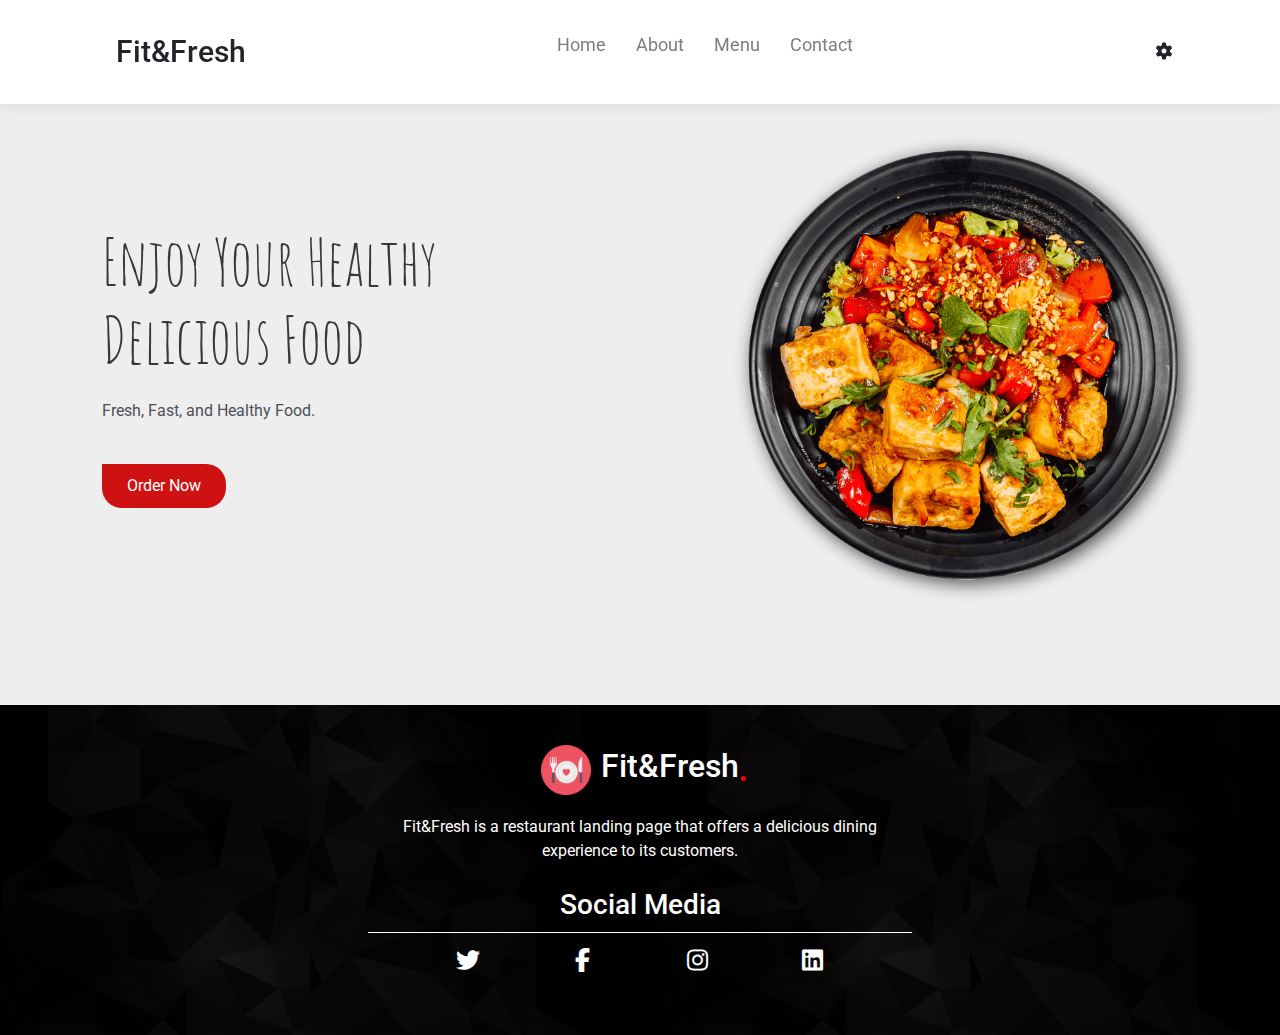
<file: index.html>
<!DOCTYPE html>
<html lang="en">
<head>
    <meta charset="UTF-8">
    <meta name="viewport" content="width=device-width, initial-scale=1.0">
    <title> Fit&Fresh </title>

<link rel="preconnect" href="https://fonts.googleapis.com">
<link rel="preconnect" href="https://fonts.gstatic.com" crossorigin>
<link href="https://fonts.googleapis.com/css2?family=Roboto:ital,wght@0,100..900;1,100..900&display=swap" rel="stylesheet">

<link rel="preconnect" href="https://fonts.googleapis.com">
<link rel="preconnect" href="https://fonts.gstatic.com" crossorigin>
<link href="https://fonts.googleapis.com/css2?family=Amatic+SC:wght@400;700&display=swap" rel="stylesheet">




    <link rel="stylesheet" href="./css/all.min.css">
    <link rel="stylesheet" href="./css/media.css">
    <link rel="stylesheet" href="./css/bootstrap.min.css">
    <link rel="stylesheet" href="./css/style.css">
</head>
<body>

    <nav class="nav-bar">
        <div class="container0">
            <div class="nav-bar-logo">
                <h1><a href="#"> Fit&Fresh </a></h1>
            </div>
            <div class="nav-bar-item">
                <ul >
                    <li> <a href="./index.html"> Home </a></li>
                    <li> <a href="./about-page.html"> About </a></li>
                    <li> <a href="./menu-page.html"> Menu </a></li>
                    <li> <a href="./contact-page.html"> Contact </a></li>
                </ul>
            </div>
            <div class="nav-bar-icon">
                <i class="fa-solid fa-gear"></i>
            </div>
        </div>
    </nav>

    <header class="header" id="head">
        <div class="container1">
            <div class="header-heading">
                <h2>
                     Enjoy Your Healthy 
                    <br>
                    Delicious Food
                </h2>
                <p>
                    Fresh, Fast, and Healthy Food.
                </p>
                <div class=" header-buttons">
                    <a class="header-book-button" href="./menu-page.html" > Order Now</a>
                </div>
            </div>
            <div class="header-image">
                <img src="./images/hero-img.png">
            </div>
        </div>
    </header>
    <footer class="footer">
        <div class="container3">
            <div class="footer-about">
                <div class="footer-about-logo">
                        <img src="./images/favicon.png">
                        <h2> Fit&Fresh </h2>
                </div>
                <p>
                    Fit&Fresh is a restaurant landing page that 
                    offers a delicious dining experience to its
                    customers.
                </p>
                <h3>Social Media</h3>
                <ul class="footer-social">
                    <li> 
                        <a href="https://x.com/home" target="_blank">
                            <i class="fa-brands fa-twitter"></i> 
                        </a>
                    </li>
                    <li>
                        <a href="https://www.facebook.com/" target="_blank">
                            <i class="fa-brands fa-facebook-f"></i>
                        </a>
                    </li>
                    <li>
                        <a href="https://www.instagram.com/" target="_blank">
                            <i class="fa-brands fa-instagram"></i>
                        </a>
                    </li>
                    <li>
                        <a href="https://www.linkedin.com/" target="_blank">
                            <i class="fa-brands fa-linkedin"></i> 
                        </a>
                    </li>
                </ul>

            </div>
            
    </footer>
</body>
</html>
</file>
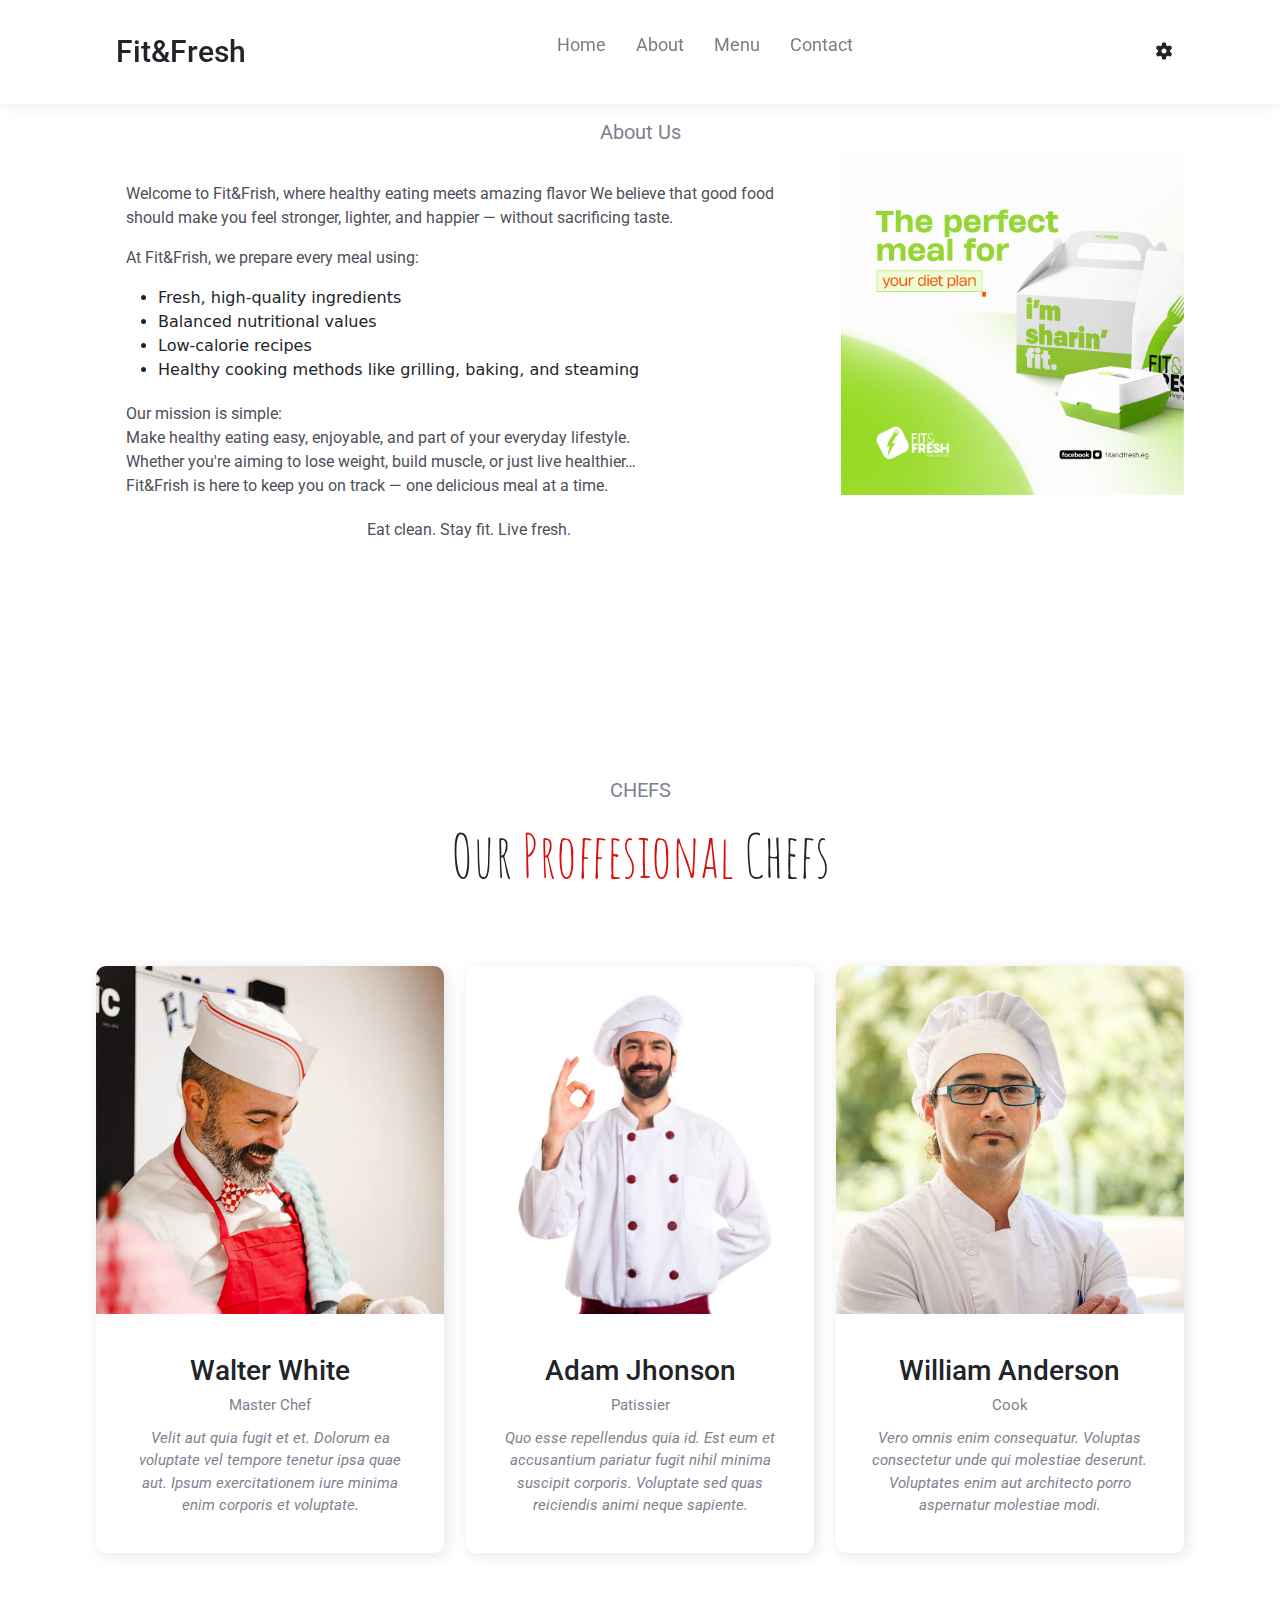
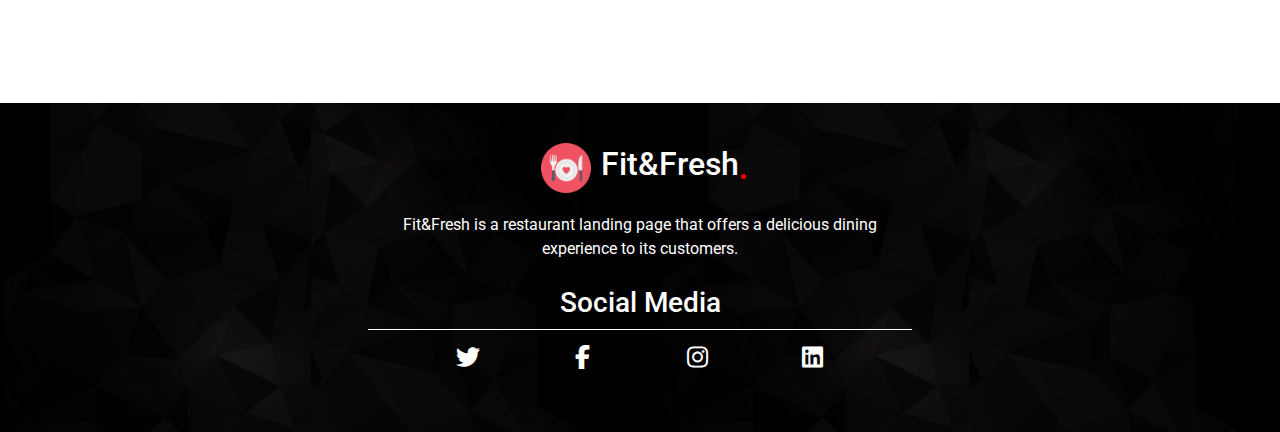
<file: about-page.html>
<!DOCTYPE html>
<html lang="en">
<head>
    <meta charset="UTF-8">
    <meta name="viewport" content="width=device-width, initial-scale=1.0">
    <title> About </title>

<link rel="preconnect" href="https://fonts.googleapis.com">
<link rel="preconnect" href="https://fonts.gstatic.com" crossorigin>
<link href="https://fonts.googleapis.com/css2?family=Roboto:ital,wght@0,100..900;1,100..900&display=swap" rel="stylesheet">

<link rel="preconnect" href="https://fonts.googleapis.com">
<link rel="preconnect" href="https://fonts.gstatic.com" crossorigin>
<link href="https://fonts.googleapis.com/css2?family=Amatic+SC:wght@400;700&display=swap" rel="stylesheet">




    <link rel="stylesheet" href="./css/all.min.css">
    <link rel="stylesheet" href="./css/media.css">
    <link rel="stylesheet" href="./css/bootstrap.min.css">
    <link rel="stylesheet" href="./css/style.css">
</head>
<body>

   <nav class="nav-bar">
        <div class="container0">
            <div class="nav-bar-logo">
                <h1><a href="#"> Fit&Fresh </a></h1>
            </div>
            <div class="nav-bar-item">
                <ul >
                    <li> <a href="./index.html"> Home </a></li>
                    <li> <a href="./about-page.html"> About </a></li>
                    <li> <a href="./menu-page.html"> Menu </a></li>
                    <li> <a href="./contact-page.html"> Contact </a></li>
                </ul>
            </div>
            <div class="nav-bar-icon">
                <i class="fa-solid fa-gear"></i>
            </div>
        </div>
    </nav>
    <section class="about" id="About-section">
            <div class="heading">
                <h2> About Us </h2>
            </div>
            <div class="container2">

                <div class="content">
                    <p>
                    Welcome to Fit&Frish, where healthy eating meets amazing flavor 
                    We believe that good food should make you feel stronger, lighter, and happier — without sacrificing taste.
                    </p>
                    <p>At Fit&Frish, we prepare every meal using:</p>
                    <ul>
                        <li>Fresh, high-quality ingredients</li>
                        <li>Balanced nutritional values</li>
                        <li>Low-calorie recipes</li>
                        <li>Healthy cooking methods like grilling, baking, and steaming</li>
                    </ul>
                    <p style=" margin-top: 20px;">Our mission is simple: <br>
                        Make healthy eating easy, enjoyable, and part of your everyday lifestyle.<br>
                        Whether you're aiming to lose weight, build muscle, or just live healthier… <br> Fit&Frish is here to keep you on track — one delicious meal at a time. <br>
                        
                        </p>
                    <p style="text-align: center; margin-top: 20px;">Eat clean. Stay fit. Live fresh.</p>
                </div>
                
                <div class="img">
                    <img src="./images/ima.jpg" alt="">
                </div>
            </div>    
        </section>

        <section class="chefs" id="chefs-section">
            <div class="container3">
                <div class="heading">
                    <h2> CHEFS </h2>
                    <p>
                        Our 
                    <span> Proffesional </span>
                        Chefs
                    </p>
                </div>
                <div class="chefs-cards">
                    <div class="chef-card">
                        <div class="chef-card-image">
                            <img src="./images/chefs-1.jpg">
                        </div>
                        <div class="chef-card-content">
                            <h3>Walter White</h3>
                            <span> Master Chef </span>
                            <p> 
                                Velit aut quia fugit et et. Dolorum ea voluptate vel tempore
                                tenetur ipsa quae aut. Ipsum exercitationem iure minima enim
                                corporis et voluptate.
                            </p>
                            <ul class="chef-social">
                                <li> 
                                    <a href="https://x.com/home" target="_blank">
                                        <i class="fa-brands fa-twitter"></i> 
                                    </a>
                                </li>
                                <li>
                                    <a href="https://www.facebook.com/" target="_blank" >
                                        <i class="fa-brands fa-facebook-f"></i>
                                    </a>
                                </li>
                                <li>
                                    <a href="https://www.instagram.com/" target="_blank">
                                        <i class="fa-brands fa-instagram"></i>
                                    </a>
                                </li>
                                <li>
                                    <a href="https://www.linkedin.com/" target="_blank">
                                        <i class="fa-brands fa-linkedin"></i> 
                                    </a>
                                </li>
                            </ul>
                        </div>
                    </div>
                    <div class="chef-card">
                        <div class="chef-card-image">
                            <img src="./images/chefs-2.jpg">
                        </div>
                        <div class="chef-card-content">
                            <h3>Adam Jhonson</h3>
                            <span> Patissier </span>
                            <p> 
                                Quo esse repellendus quia id. Est eum et accusantium pariatur
                                fugit nihil minima suscipit corporis. Voluptate sed quas
                                reiciendis animi neque sapiente.
                            </p>
                            <ul class="chef-social">
                                <li> 
                                    <a href="https://x.com/home" target="_blank">
                                        <i class="fa-brands fa-twitter"></i> 
                                    </a>
                                </li>
                                <li>
                                    <a href="https://www.facebook.com/" target="_blank">
                                        <i class="fa-brands fa-facebook-f"></i>
                                    </a>
                                </li>
                                <li>
                                    <a href="https://www.instagram.com/" target="_blank">
                                        <i class="fa-brands fa-instagram"></i>
                                    </a>
                                </li>
                                <li>
                                    <a href="https://www.linkedin.com/" target="_blank">
                                        <i class="fa-brands fa-linkedin"></i> 
                                    </a>
                                </li>
                            </ul>
                        </div>
                    </div>
                    <div class="chef-card">
                        <div class="chef-card-image">
                            <img src="./images/chefs-3.jpg">
                        </div>
                        <div class="chef-card-content">
                            <h3> William Anderson</h3>
                            <span> Cook  </span>
                            <p> 
                                Vero omnis enim consequatur. Voluptas consectetur unde qui
                                molestiae deserunt. Voluptates enim aut architecto porro
                                aspernatur molestiae modi.
                            </p>
                            <ul class="chef-social">
                                <li> 
                                    <a href="https://x.com/home" target="_blank">
                                        <i class="fa-brands fa-twitter"></i> 
                                    </a>
                                </li>
                                <li>
                                    <a href="https://www.facebook.com/" target="_blank">
                                        <i class="fa-brands fa-facebook-f"></i>
                                    </a>
                                </li>
                                <li>
                                    <a href="https://www.instagram.com/" target="_blank">
                                        <i class="fa-brands fa-instagram"></i>
                                    </a>
                                </li>
                                <li>
                                    <a href="https://www.linkedin.com/" target="_blank">
                                        <i class="fa-brands fa-linkedin"></i> 
                                    </a>
                                </li>
                            </ul>
                        </div>
                    </div>
                </div>
            </div> 
        </section>

        <footer class="footer">
        <div class="container3">
            <div class="footer-about">
                <div class="footer-about-logo">
                        <img src="./images/favicon.png">
                        <h2> Fit&Fresh </h2>
                </div>
                <p>
                    Fit&Fresh is a restaurant landing page that 
                    offers a delicious dining experience to its
                    customers.
                </p>
                <h3>Social Media</h3>
                <ul class="footer-social">
                    <li> 
                        <a href="https://x.com/home" target="_blank">
                            <i class="fa-brands fa-twitter"></i> 
                        </a>
                    </li>
                    <li>
                        <a href="https://www.facebook.com/" target="_blank">
                            <i class="fa-brands fa-facebook-f"></i>
                        </a>
                    </li>
                    <li>
                        <a href="https://www.instagram.com/" target="_blank">
                            <i class="fa-brands fa-instagram"></i>
                        </a>
                    </li>
                    <li>
                        <a href="https://www.linkedin.com/" target="_blank">
                            <i class="fa-brands fa-linkedin"></i> 
                        </a>
                    </li>
                </ul>

            </div>
            
    </footer>
</body>
</html>
</file>
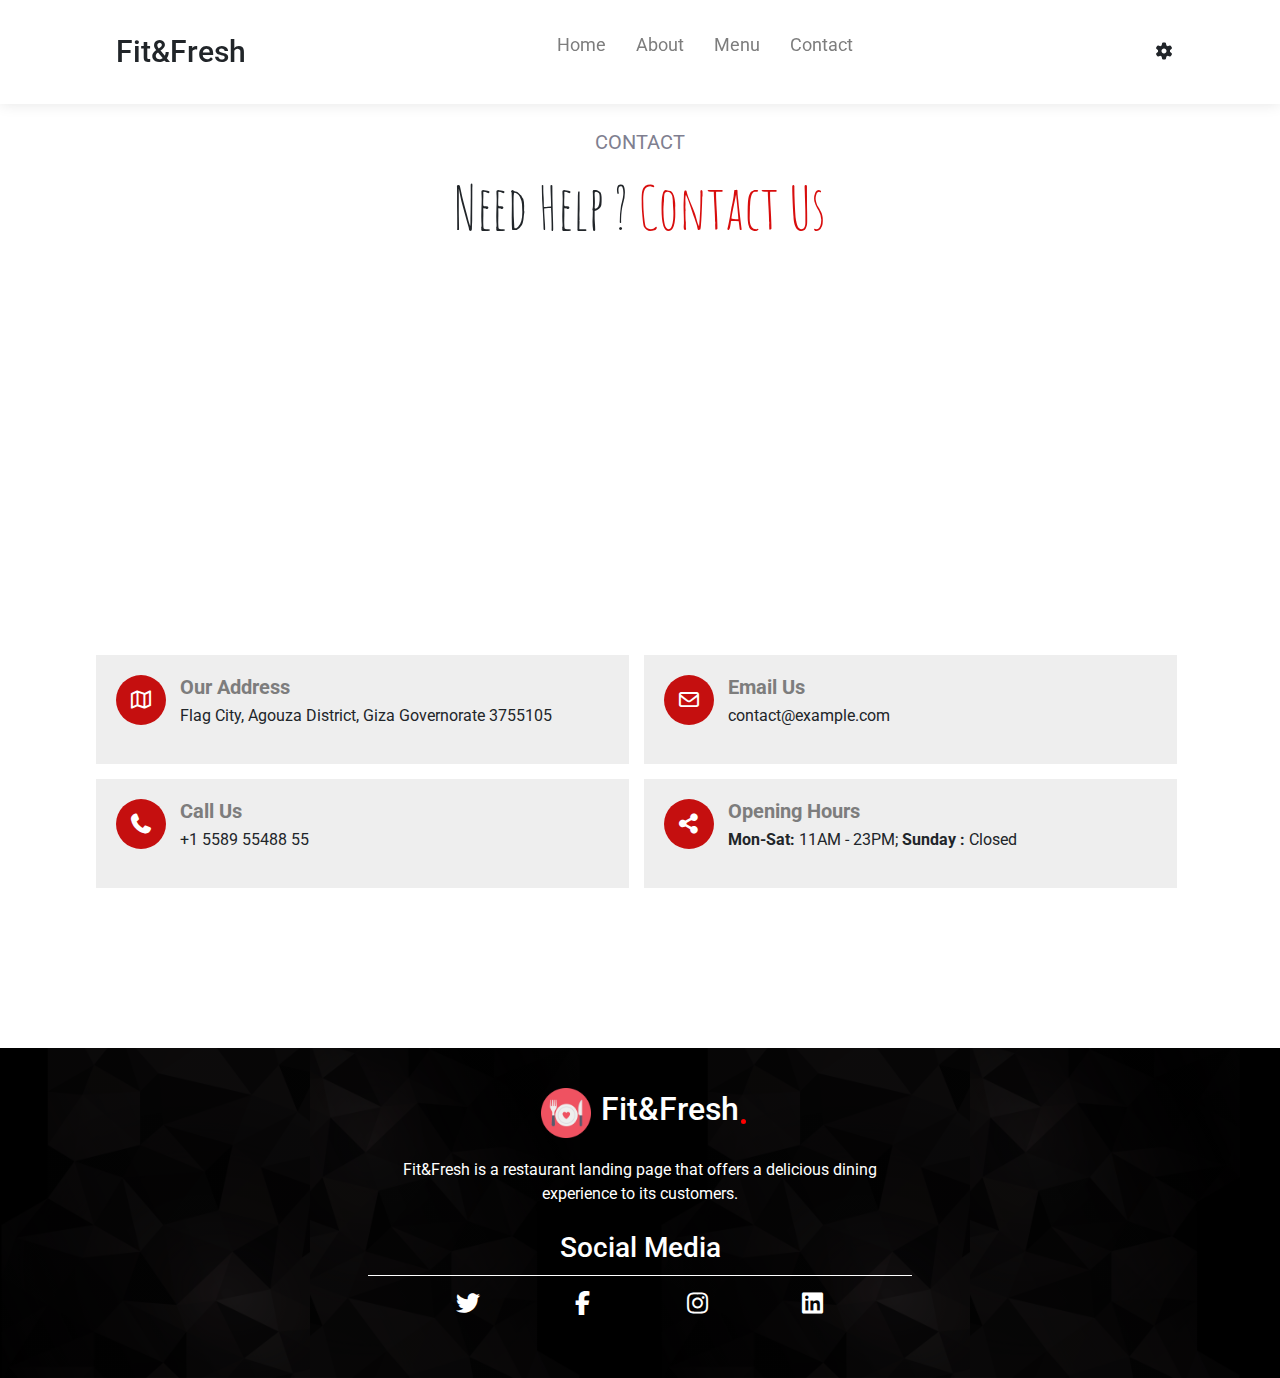
<file: contact-page.html>
<!DOCTYPE html>
<html lang="en">
<head>
    <meta charset="UTF-8">
    <meta name="viewport" content="width=device-width, initial-scale=1.0">
    <title> Contact </title>

<link rel="preconnect" href="https://fonts.googleapis.com">
<link rel="preconnect" href="https://fonts.gstatic.com" crossorigin>
<link href="https://fonts.googleapis.com/css2?family=Roboto:ital,wght@0,100..900;1,100..900&display=swap" rel="stylesheet">

<link rel="preconnect" href="https://fonts.googleapis.com">
<link rel="preconnect" href="https://fonts.gstatic.com" crossorigin>
<link href="https://fonts.googleapis.com/css2?family=Amatic+SC:wght@400;700&display=swap" rel="stylesheet">

    <link rel="stylesheet" href="./css/all.min.css">
    <link rel="stylesheet" href="./css/media.css">
    <link rel="stylesheet" href="./css/bootstrap.min.css">
    <link rel="stylesheet" href="./css/style.css">
</head>
<body>
    <nav class="nav-bar">
        <div class="container0">
            <div class="nav-bar-logo">
                <h1><a href="#"> Fit&Fresh </a></h1>
            </div>
            <div class="nav-bar-item">
                <ul >
                    <li> <a href="./index.html"> Home </a></li>
                    <li> <a href="./about-page.html"> About </a></li>
                    <li> <a href="./menu-page.html"> Menu </a></li>
                    <li> <a href="./contact-page.html"> Contact </a></li>
                </ul>
            </div>
            <div class="nav-bar-icon">
                <i class="fa-solid fa-gear"></i>
            </div>
        </div>
    </nav>

    <section class="contact" id="contact-section">
        <div class="container3">
            <div class="heading">
                <h2> CONTACT</h2>
                <p> 
                    Need Help ? 
                    <span>  Contact Us  </span>
                </p>
            </div>
            <div class="map">
                <iframe src="https://www.google.com/maps/embed?pb=!1m18!1m12!1m3!1d221033.99848334148!2d31.232472857199816!3d30.04671892644271!2m3!1f0!2f0!3f0!3m2!1i1024!2i768!4f13.1!3m3!1m2!1s0x145841110ee02b37%3A0x7261c5b90f41f7f9!2z2KfZhNmI2KbYp9mF!5e0!3m2!1sar!2seg!4v1763233106839!5m2!1sar!2seg"
                 width="600" height="450" style="border:0;" allowfullscreen="" loading="lazy" referrerpolicy="no-referrer-when-downgrade">
                </iframe>
            </div>
            <div class="contact-details">
                <div class="details">
                    <div class="icons">
                        <i class="fa-regular fa-map"></i>
                    </div>
                    <div class="details-content">
                        <h3>Our Address</h3>
                        <p> Flag City, Agouza District, Giza Governorate 3755105</p>
                    </div>
                </div>
                <div class="details">
                    <div class="icons">
                        <i class="fa-regular fa-envelope"></i>
                    </div>
                    <div class="details-content">
                        <h3>Email Us</h3>
                        <p> <a href="#" target="_blank">contact@example.com</a></p>
                    </div>
                </div>
                <div class="details">
                    <div class="icons">
                        <i class="fa-solid fa-phone"></i>
                    </div>
                    <div class="details-content">
                        <h3>Call Us</h3>
                        <p> <a href="#" target="_blank"> +1 5589 55488 55</a></p>
                    </div>
                </div>
                <div class="details">
                    <div class="icons">
                        <i class="fa-solid fa-share-nodes"></i>
                    </div>
                    <div class="details-content">
                        <h3>Opening Hours</h3>
                        <p><strong>Mon-Sat:</strong> 11AM - 23PM; <strong>Sunday :</strong> Closed</p>
                    </div>
                </div>
            </div>
    </section>

    <footer class="footer">
        <div class="container3">
            <div class="footer-about">
                <div class="footer-about-logo">
                    <img src="./images/favicon.png">
                    <h2> Fit&Fresh </h2>
                </div>
                <p>
                    Fit&Fresh is a restaurant landing page that 
                    offers a delicious dining experience to its
                    customers.
                </p>
                <h3>Social Media</h3>
                <ul class="footer-social">
                    <li> 
                        <a href="https://x.com/home" target="_blank">
                            <i class="fa-brands fa-twitter"></i> 
                        </a>
                    </li>
                    <li>
                        <a href="https://www.facebook.com/" target="_blank">
                            <i class="fa-brands fa-facebook-f"></i>
                        </a>
                    </li>
                    <li>
                        <a href="https://www.instagram.com/" target="_blank">
                            <i class="fa-brands fa-instagram"></i>
                        </a>
                    </li>
                    <li>
                        <a href="https://www.linkedin.com/" target="_blank">
                            <i class="fa-brands fa-linkedin"></i> 
                        </a>
                    </li>
                </ul>
            </div>
        </div>    
    </footer>
</body>
</html>
</file>
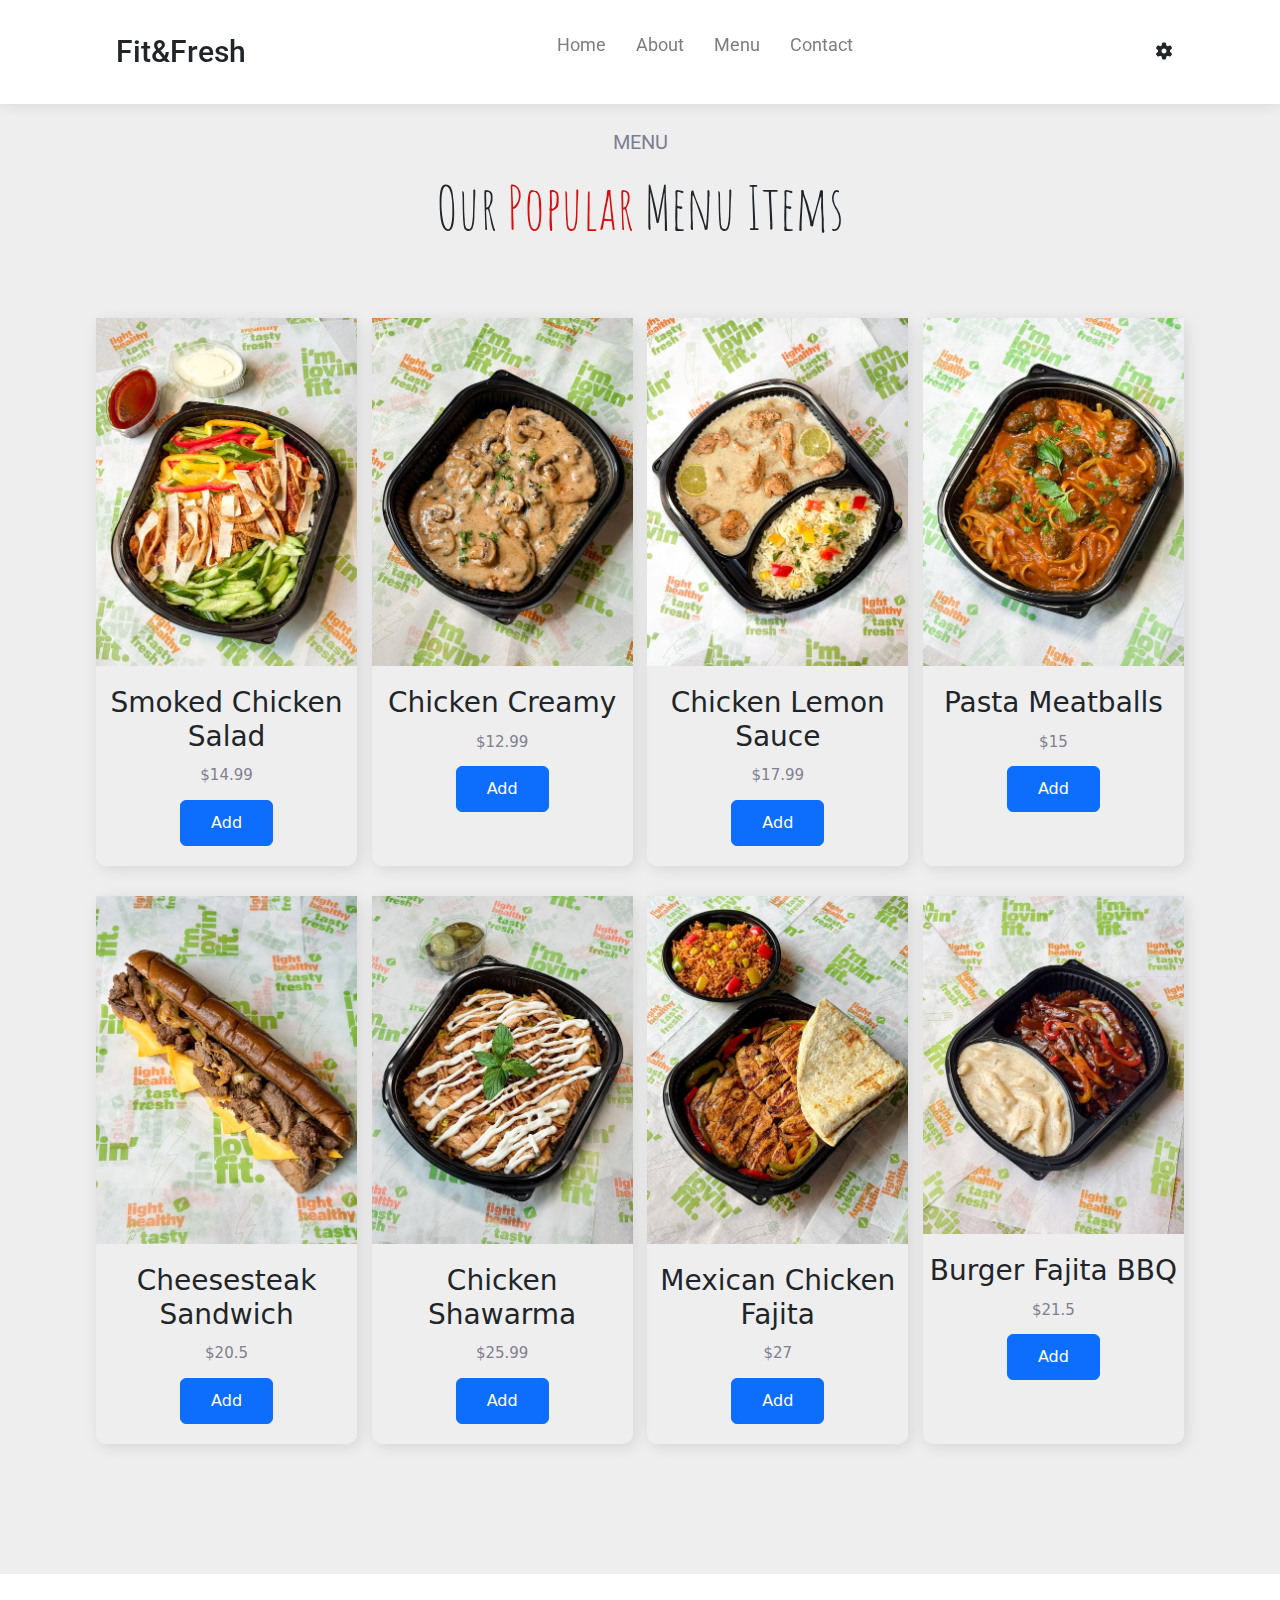
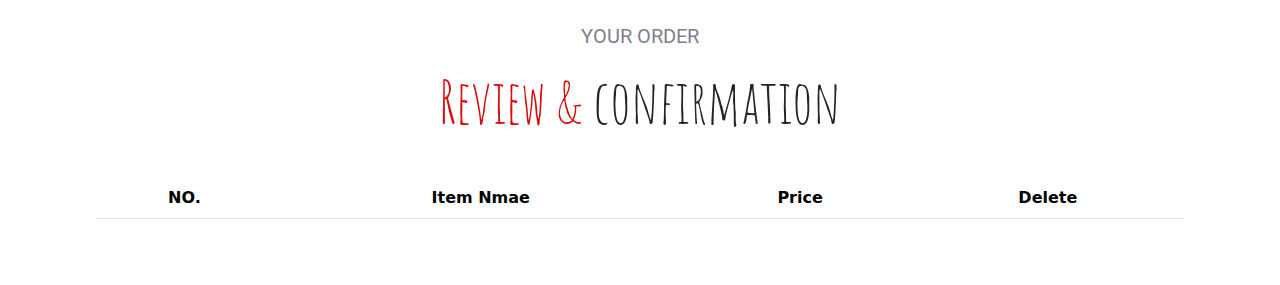
<file: menu-page.html>
<!DOCTYPE html>
<html lang="en">
<head>
    <meta charset="UTF-8">
    <meta name="viewport" content="width=device-width, initial-scale=1.0">
    <title> Menu </title>

<link rel="preconnect" href="https://fonts.googleapis.com">
<link rel="preconnect" href="https://fonts.gstatic.com" crossorigin>
<link href="https://fonts.googleapis.com/css2?family=Roboto:ital,wght@0,100..900;1,100..900&display=swap" rel="stylesheet">

<link rel="preconnect" href="https://fonts.googleapis.com">
<link rel="preconnect" href="https://fonts.gstatic.com" crossorigin>
<link href="https://fonts.googleapis.com/css2?family=Amatic+SC:wght@400;700&display=swap" rel="stylesheet">




    <link rel="stylesheet" href="./css/all.min.css">
    <link rel="stylesheet" href="./css/media.css">
    <link rel="stylesheet" href="./css/bootstrap.min.css">
    <link rel="stylesheet" href="./css/style.css">
</head>
<body>

    <nav class="nav-bar">
        <div class="container0">
            <div class="nav-bar-logo">
                <h1><a href="#"> Fit&Fresh </a></h1>
            </div>
            <div class="nav-bar-item">
                <ul >
                    <li> <a href="./index.html"> Home </a></li>
                    <li> <a href="./about-page.html"> About </a></li>
                    <li> <a href="./menu-page.html"> Menu </a></li>
                    <li> <a href="./contact-page.html"> Contact </a></li>
                </ul>
            </div>
            <div class="nav-bar-icon">
                <i class="fa-solid fa-gear"></i>
            </div>
        </div>
    </nav>

    <section class="menu" id="menu-section">
            <div class="container3">
                <div class="heading">
                    <h2> MENU </h2>
                    <p>
                        Our 
                    <span> Popular </span>
                        Menu Items
                    </p>
                </div>
                <div class="menu-cards" id="my-menu">
                </div>
    </section>
    <section class="order" id="order-section">
        <div class="container3">
            <div class="heading">
                    <h2> YOUR ORDER </h2>
                    <p>
                        
                    <span> Review & </span>
                        confirmation
                    </p>
            </div>
            <div class="order-content">
            <table class="table text-center mt-3">
                <thead>
                    <tr>
                    <th scope="col">NO.</th>
                    <th scope="col">Item Nmae</th>
                    <th scope="col">Price</th>
                    <th scope="col">Delete</th>
                    </tr>
                </thead>
                <tbody id="m-body">
                </tbody>
            </table>
            <button id="confirmbtn" class=" btn btn-success text-white d-none  m-auto my-4 px-4 " onclick="confirmOrder()"> confirmation</button>

            <div class="card d-none" id="card" >
                <form>
                    <label for="siteName" class="mb-2"></label>
                    <input  type="text" class="form-control mb-3" id="siteName" placeholder="Enter Your Name">
                    <input  type="text" class="form-control mb-3" id="siteName" placeholder="Enter Your Address">
                    <input  type="tel" class="form-control mb-3" id="siteName" placeholder="Enter Your Phone Number">
                    
                    <button id="confirmbtncard" class=" btn btn-success text-white d-block   m-auto my-4 px-4 " onclick="confirmOrderInfo()"> confirmation</button>
                </form> 
            </div>
        </div>
    </section>

    <script src="./Js/bootstrap.bundle.min.js"></script>
    <script src="./Js/index.js"></script>
</body>
</html>
</file>
<file: css/media.css>
@media screen and (max-width:575px){
    .header{
        padding: 100px 0 50px ;

        /* margin: auto;
        background-color: red; */
    }
    .header .container1{
        /* background-color: blue; */
        width: 100%;
        padding: 0;
        display: flex;
        flex-flow: column wrap;
        
    }
    .header .container1 .header-heading{
    width: 100%;
    text-align: center;
    /* order: 1; */
    /* background-color: lightslategray; */
}
.header-buttons{
    width: 70%;
    margin: auto;
    justify-content: space-evenly;
    column-gap: 0;
}
.header-image{
    width: 100%;
    order: -1;
}
.header-image img{
    width: 100%;
}

.chefs .container2{
    width: 100%;
    margin: auto;
}
.container2 .chefs-cards {
    width: 100%;
    flex-wrap: wrap;
}
.chef-card{
    width: 100%;
}
.chef-card img{
    width: 100%;
}

    
}
</file>
<file: css/style.css>
*{
    box-sizing: border-box;
    margin: 0;
}
*::selection{
    background-color: rgb(210, 83, 83);
    color: white;
}

.heading {
    text-align: center;
    overflow: auto;
}
.heading h2{

    font-size: 20px;
    font-family: "Roboto", sans-serif;
    color: #7f7f90 ;
    font-weight: 400;
}
.heading h2{
    font-size: 20px;
    font-family: "Roboto", sans-serif;
    color: #7f7f90 ;
    font-weight: 400;
}
.heading p{
    color: #212529;
    font-size: 60px;
    font-family: "Amatic SC", sans-serif;
    margin-top: 5px;

}
.heading p span{
    font-size: 60px;
    color: rgb(216, 13, 13);
}



.nav-bar{
    background-color: white;
    position: fixed;
    top: 0;
    left: 0;
    right: 0;
    z-index: 99999;
    box-shadow: 0px 0px 14px 0px #0000001b;
}
.container0{
    width: 85%;
    margin: auto;
    padding: 24px 10px;
    display: flex;
    justify-content: space-between;
    align-items: center;
}
.container0 h1 a{
    color: #212529;
    text-decoration: none;
    font-size: 30px;
    font-family: "Roboto", sans-serif;
    padding: 0 10px;
}

.nav-bar-item ul{
    padding: 0;
    list-style: none;
    display: flex;
    column-gap: 30px;

}
.nav-bar-item ul a{
    display: inline-block;
    text-decoration: none;
    color: #7d7d7d;
    font-size: 18px;
    font-family: "Roboto", sans-serif;
    /* padding: 5px 15px; */
    position: relative;
}
.nav-bar-item ul a::before{
    content: "";
    width: 0%;
    height: 3px;
    background-color: #ce1212;
    position: absolute;
    bottom: -3px;
    transition: all .3s;

}
.nav-bar-item ul a:hover::before{
    width: 100%;
}

.header{
    width: 100%;
    /* height: 100vh; */
    background-color: #eee;
    padding: 100px 0 125px;
}
.container1{
    width: 84%;
    margin: auto;
    display: flex;
    /* flex-wrap: wrap; */
    justify-content: space-between;
    align-items: center;
    margin-top: 50px;
}
.container1 .header-heading{
    width: 40%;
    /* background-color: lightslategray; */

}
.header-heading h2{
    font-size: 65px;
    font-family: "Amatic SC", sans-serif;
    /* font-size: 4.0625rem; */
    color: #37373f;
}
.header-heading p{
    color: #4f4f5a;
    font-family: "Roboto", sans-serif;
    margin-block: 20px 40px;
    line-height: 1.6;
}
.header-buttons{
    display: flex;

    align-items: center;
    column-gap: 40px;

}
.header-buttons a.header-book-button{
    padding: 10px 25px;
    color: white;
    font-family: "Roboto", sans-serif;
    text-decoration: none;
    background-color: #ce1212;
    border-radius: 0 20px 20px ;
    transition: all .5s;
}

.header-buttons a.header-book-button:hover{
        background-color: rgb(222, 7, 7);
}

.header-image{
    width: 40%;
}
.header-image img{
    width: 100%;
    filter: drop-shadow(4px 4px 9px #000a);
    
}
.header-image img:hover{
    animation-name:animation ;
    animation-duration: 1s;
    animation-iteration-count: infinite;
}
@keyframes animation {
    0%{
        transform: translate(1px, 1px) rotate(0deg);
    }
    10%{
        transform: translate(-1px, -2px) rotate(-1deg);
    }
    20%{
        transform: translate(-3px, 0px) rotate(1deg);
    }
    30%{
        transform: translate(3px, 2px) rotate(0deg);
    }
    40%{
        transform: translate(1px, -1px) rotate(1deg);
    }
    50%{
        transform:translate(-1px, 2px) rotate(-1deg) ;
    }
    60%{
        transform: translate(-3px, 1px) rotate(0deg);
    }
    70%{
        transform: translate(3px, 1px) rotate(-1deg);
    }
    80%{
        transform: translate(-1px, -1px) rotate(1deg);
    }
    90%{
        transform: translate(1px, 2px) rotate(0deg);
    }
    100%{
        transform: translate(1px, -2px) rotate(-1deg);
    }
    
}

.about{
    padding: 120px 0;
    
}
.container2{
    width: 85%;
    margin: auto;
    /* background-color: teal; */
    display: flex;
}
.container2 .img{
   flex: 1;
}
.container2 .img img{
    width: 100%;
}
.container2 .content{
    flex: 2;
    padding: 0 30px;
    margin-top: 30px;
    line-height: 1.5;
}
.container2 .content p{

    color: #4f4f5a;
    font-family: "Roboto", sans-serif;
}

.container3{
    width: 85%;
    margin: auto;
    text-align: center;
    
}
.chefs{
    padding: 100px 0 100px;
}

.chefs-cards{
    padding: 50px 0;
    display: flex;
    justify-content: space-between;
}

.chef-card{
    width:32%;
    text-align: center;
    border-radius: 10px;
    position: relative;
    transition: all .3s;
    overflow: hidden;
    box-shadow: 3px 3px 15px 0px rgb(0 0 0 / 10%);
}
.chef-card:hover{
    transform: scale(1.07);
}
.chef-card img{
    width: 100%;
}
.chef-card-content{
    padding: 20px 30px;
    font-family: "Roboto", sans-serif;
}
.chef-card h3{
    color: #212529;
    margin-top: 20px;
    margin-bottom: 5px;
}
.chef-card-content p,span{
    color: #7f7f90;
    font-size: 15px;
}
.chef-card-content p{
    /* color: #7f7f90; */
    margin-top: 10px;
    font-style: italic;
}

ul.chef-social {
    width: 40px;
    padding: 15px 0;
    background-color: rgba(255, 255, 255, .3);
    list-style: none;
    border-radius: 5px;
    position: absolute;
    top: 5%;
    right: 3%;
    transform: translate(150%);
    transition: all .3s .3s ;
    
}
ul.chef-social a{
    color: #7f7f90;
    text-decoration: none;
    
}
ul.chef-social a:hover{
    color: #37373f;
}
ul.chef-social li i{
    margin: 10px 0 ;
    font-size: 17px;
}
.chef-card:hover ul.chef-social{
    transform: translate(0%);
}

.menu{
    padding: 130px 0 50px;
    background-color: #eee;
}
.container3 .menu-cards{
    padding: 50px 0;
    display: flex;
    justify-content: space-between;
    flex-wrap: wrap;
    /* column-gap: 20px; */
}
.menu-item{
    width: 24%;
    /* flex: 1; */
    margin-bottom: 30px;
    box-shadow: 3px 3px 15px 0px rgb(0 0 0 / 10%);
    border-radius: 10px;
    transition: all .3s;
}
.menu-item img{
    width: 100%;
}
.menu-item-content {
    padding: 20px 0;
    line-height: 1.8;
}
.menu-item button{
    display: block;
    margin: auto;
    margin-top: 10px;
    padding: 10px 30px;
}

.order{
    padding: 50px 0;
    text-align: center;
}
.order-content{
    position: relative;
}
.card {
    width: 50%;
    padding-block: 50px;
    margin: auto;
    box-shadow: 3px 3px 15px 0px rgb(0 0 0 / 10%);
    position: absolute;
    top: 10%;
    left: 50%;
    transform: translate(-50%,-10%);
}
.card input{
    width: 70%;
    margin: auto;
}
    
.contact{
    padding: 130px 0;
}
iframe{
    width: 100%;
    height: 350px;
}
.contact-details{
    padding: 30px 0 ;
    display: flex;
    flex-wrap: wrap;
    gap: 15px;
}
.contact-details .details{
    width: 49%;
    background-color: #eee;
    display: flex;
    flex-direction: row;
    padding: 20px;
    flex-wrap: wrap;
     column-gap: 14px;
}
.contact-details .icons{
    background-color: rgb(197, 15, 15);
    color: white;
    font-size: 20px;
    font-weight: 400;
    width: 50px;
    height: 50px;
    border-radius: 50%;
    display: flex;
    justify-content: center;
    align-items: center;

}
.contact-details .details-content h3{
    color: #7d7d7d;
    font-size: 20px;
    font-family: "Roboto", sans-serif;
    font-weight: 700;
    margin-bottom: 5px;
    text-align: start;
}
.contact-details .details-content p{
    color: #212529;
    font-family: "Roboto", sans-serif;
}
.contact-details .details-content a{
    text-decoration: none;
    color: #212529;
}

.footer{
    background-image: linear-gradient(#0009, #0009),url(../images/textured-metal-background.jpg);
    background-position: center;
    background-size: contain;
    padding: 10px 0;
}

.footer-about{
    margin: auto;
    width: 50%;
    padding: 30px 0;
}
.footer-about-logo {
    display: flex;
    justify-content: center;
    align-items: center;
    column-gap: 10px;
    margin-bottom: 20px;
}
.footer-about-logo img{
    width: 50px;
    height: 50px;
    object-fit: cover;
}
.footer-about-logo h2{
    color: white;
    font-family: "Roboto", sans-serif;
    position: relative;
    
}
.footer-about-logo h2::after{
    content: "";
    width: 5px;
    height: 5px;
    border-radius: 90%;
    background-color: red;
    position: absolute;
    bottom: 10%;
    right: -5%;
}

.footer-about p{
    color: white;
    margin-bottom: 15px;
    font-family: "Roboto", sans-serif;
}
.footer-about h3{
    color: white;
    font-family: "Roboto", sans-serif;
    text-align: center;
    border-bottom: 1px solid white;
    padding: 10px;
    margin-bottom: 10px;
}
ul.footer-social {
    list-style: none;
    display: flex;
    justify-content: space-evenly;
    padding: 0;
}
ul.footer-social a{
    text-decoration: none;
    color: white;
    font-size: 24px;
}
</file>
